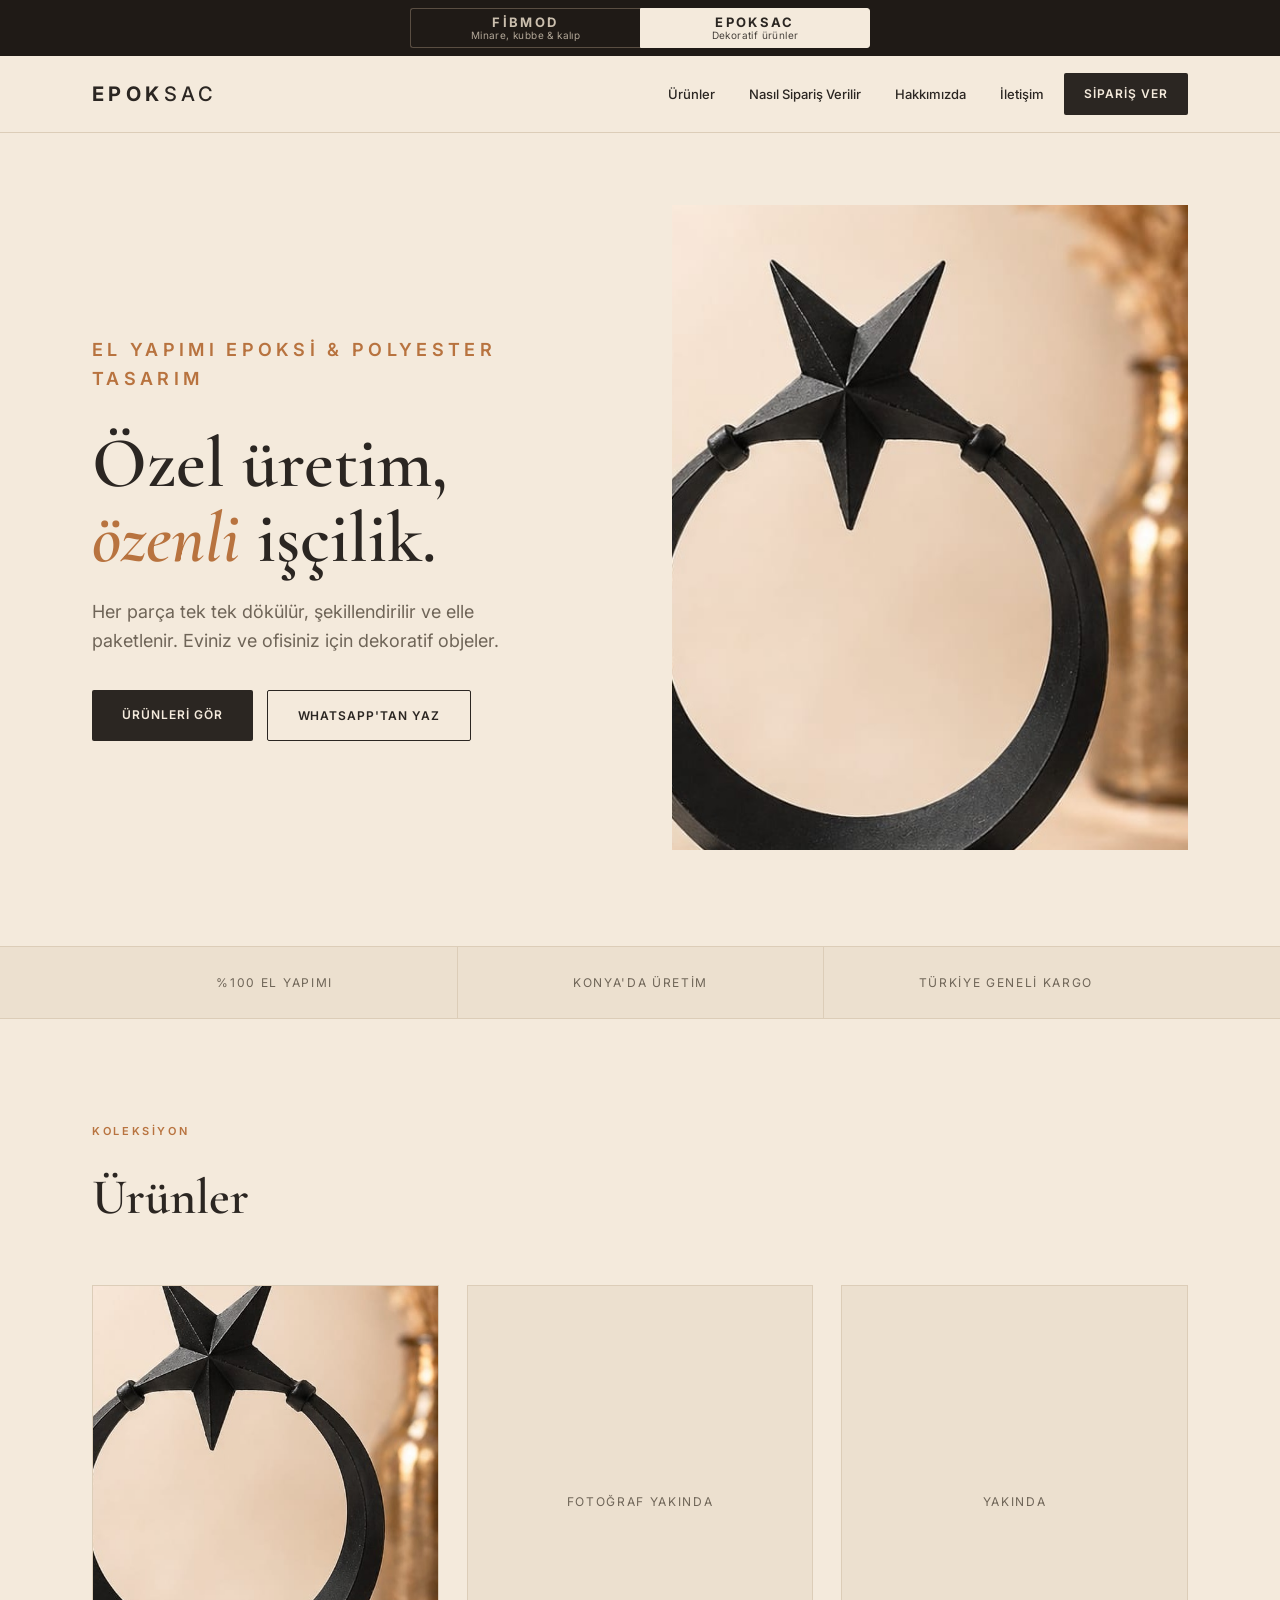
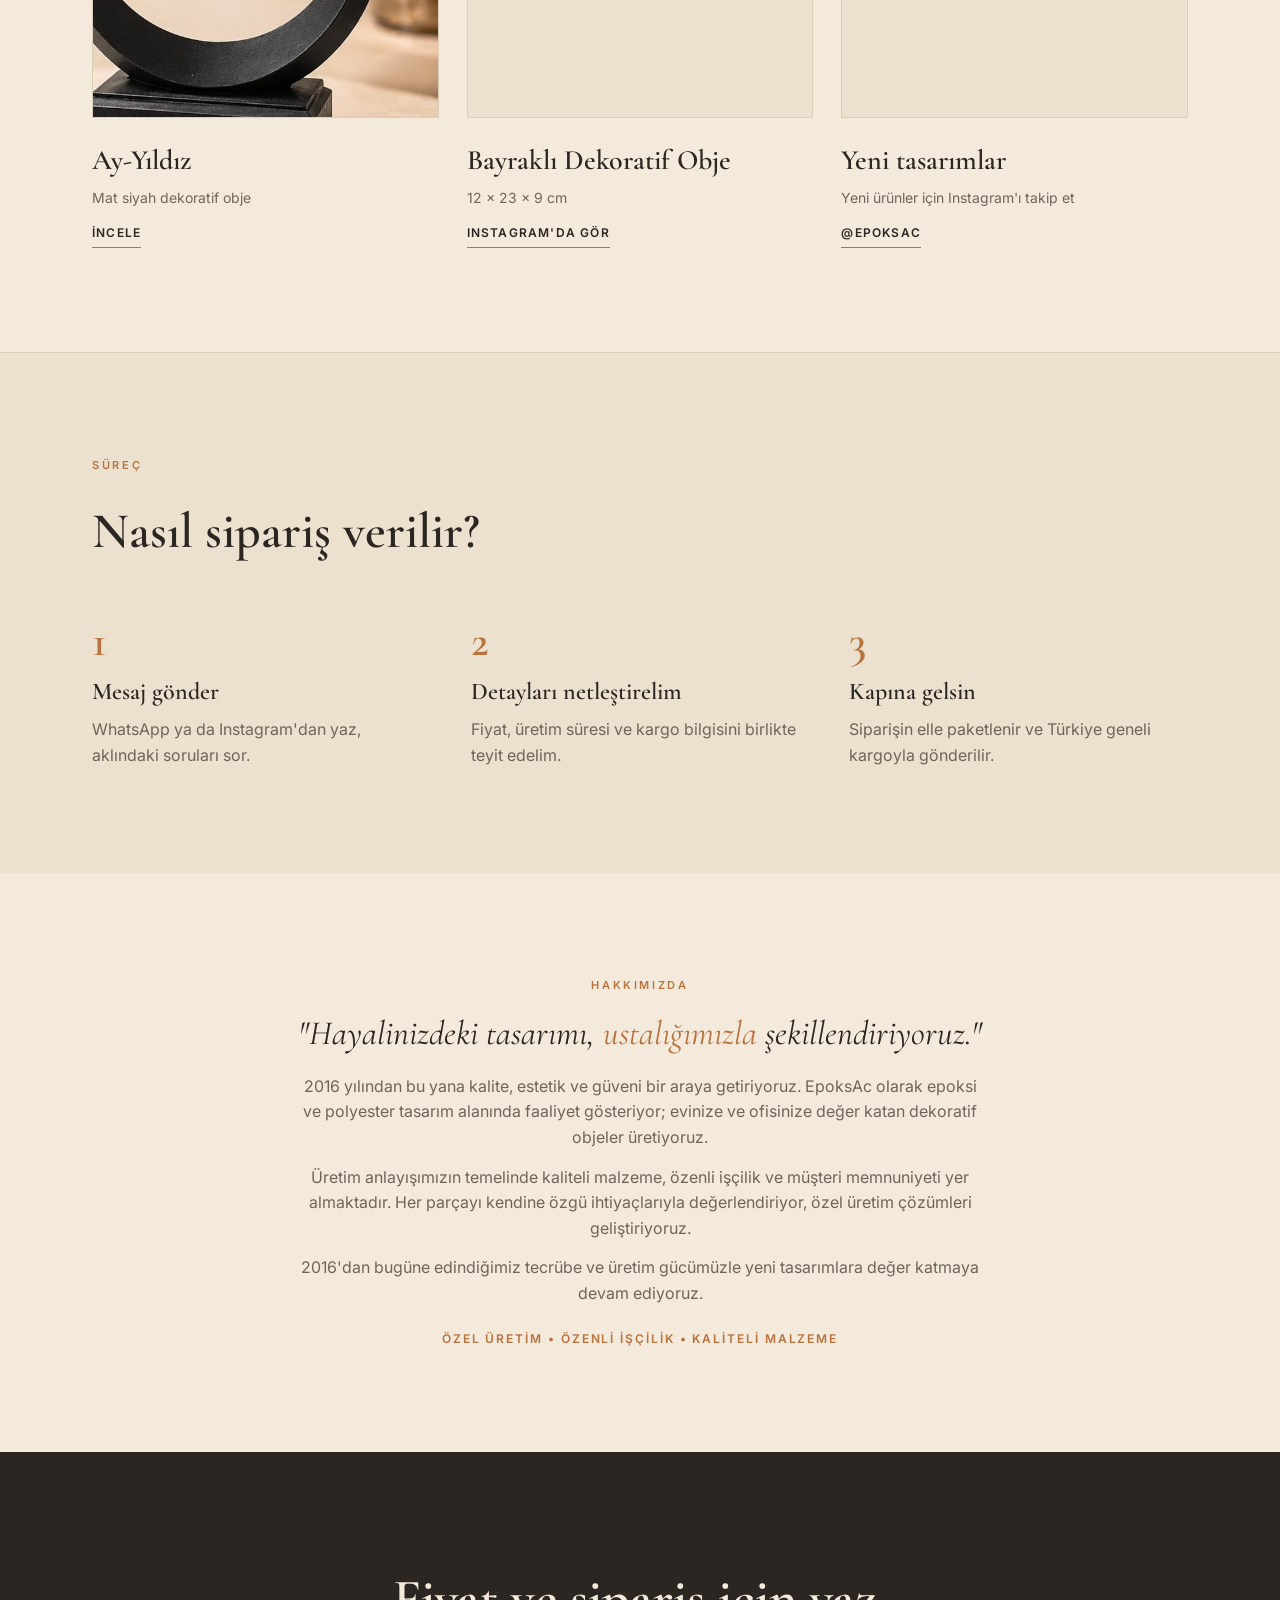
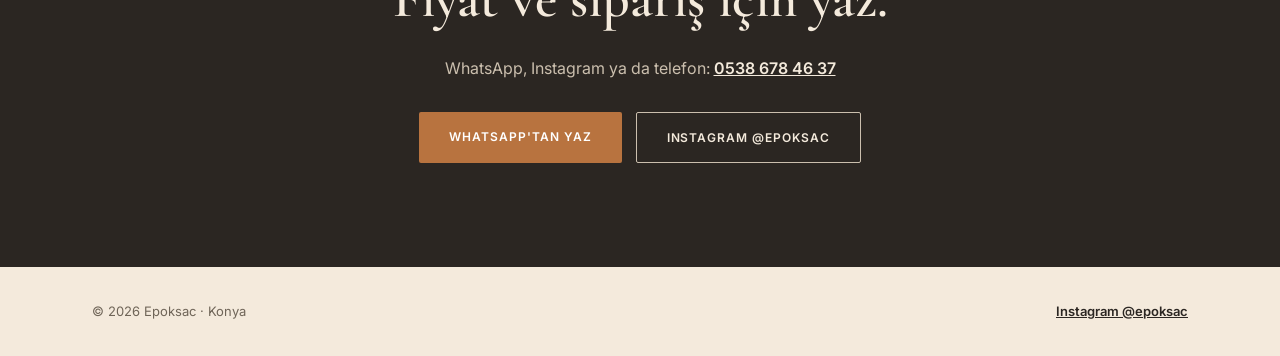
<file: index.html>
<!DOCTYPE html>
<html lang="tr">
<head>
<meta charset="UTF-8">
<meta name="viewport" content="width=device-width, initial-scale=1">
<title>Epoksac | El Yapımı Epoksi & Polyester Dekoratif Objeler</title>
<meta name="description" content="Epoksac — Konya'da el yapımı epoksi ve polyester dekoratif objeler. Özel üretim, özenli işçilik, Türkiye geneli kargo.">
<meta property="og:title" content="Epoksac | El Yapımı Epoksi & Polyester Dekoratif Objeler">
<meta property="og:description" content="Epoksac — Konya'da el yapımı epoksi ve polyester dekoratif objeler. Özel üretim, özenli işçilik, Türkiye geneli kargo.">
<meta property="og:image" content="https://www.epoksac.com.tr/assets/ay-yildiz.jpg">
<meta property="og:type" content="website">
<link rel="preconnect" href="https://fonts.googleapis.com">
<link rel="preconnect" href="https://fonts.gstatic.com" crossorigin>
<link href="https://fonts.googleapis.com/css2?family=Cormorant+Garamond:wght@500;600;700&family=Inter:wght@400;500;600&display=swap" rel="stylesheet">
<link rel="stylesheet" href="epoksac.css?v=8">
</head>
<body>
<div class="sw"><a href="https://fibmod.epoksac.com/"><b>FİBMOD</b><span>Minare, kubbe &amp; kalıp</span></a><a class="on" href="index.html"><b>EPOKSAC</b><span>Dekoratif ürünler</span></a></div>
<header><div class="wrap hd"><a class="logo" href="index.html"><b>EPOK</b>SAC</a>
<nav id="nav"><a href="index.html#urunler">Ürünler</a><a href="index.html#siparis">Nasıl Sipariş Verilir</a><a href="index.html#hakkimizda">Hakkımızda</a><a href="iletisim.html">İletişim</a></nav>
<a class="btn btn-p wa" href="#">Sipariş Ver</a>
<button class="nt" id="nt" aria-label="Menü"><span></span><span></span><span></span></button></div></header>
<main>

<div class="wrap"><div class="hero"><div><p class="eyebrow">El Yapımı Epoksi &amp; Polyester Tasarım</p><h1>Özel üretim, <em>özenli</em> işçilik.</h1><p>Her parça tek tek dökülür, şekillendirilir ve elle paketlenir. Eviniz ve ofisiniz için dekoratif objeler.</p><div class="acts"><a class="btn btn-p" href="#urunler">Ürünleri Gör</a><a class="btn btn-o wa" href="#">WhatsApp'tan Yaz</a></div></div><div class="ph"><img src="assets/ay-yildiz.jpg" style="object-position:50% 35%" alt="Ay-Yıldız dekoratif obje"></div></div></div>
<div class="band"><div class="wrap"><div>%100 el yapımı</div><div>Konya'da üretim</div><div>Türkiye geneli kargo</div></div></div>
<section id="urunler"><div class="wrap"><div class="sh"><p class="eyebrow">Koleksiyon</p><h2>Ürünler</h2></div><div class="grid">
<a class="card" href="ay-yildiz.html"><div class="ph"><img src="assets/ay-yildiz.jpg" alt="Ay-Yıldız dekoratif obje"></div><h3>Ay-Yıldız</h3><p>Mat siyah dekoratif obje</p><span>İncele</span></a>
<a class="card" href="https://instagram.com/epoksac" target="_blank" rel="noopener"><div class="ph">Fotoğraf yakında</div><h3>Bayraklı Dekoratif Obje</h3><p>12 × 23 × 9 cm</p><span>Instagram'da gör</span></a>
<a class="card" href="https://instagram.com/epoksac" target="_blank" rel="noopener"><div class="ph">Yakında</div><h3>Yeni tasarımlar</h3><p>Yeni ürünler için Instagram'ı takip et</p><span>@epoksac</span></a>
</div></div></section>
<section class="alt" id="siparis"><div class="wrap"><div class="sh"><p class="eyebrow">Süreç</p><h2>Nasıl sipariş verilir?</h2></div><div class="steps">
<div><b>1</b><h3>Mesaj gönder</h3><p>WhatsApp ya da Instagram'dan yaz, aklındaki soruları sor.</p></div><div><b>2</b><h3>Detayları netleştirelim</h3><p>Fiyat, üretim süresi ve kargo bilgisini birlikte teyit edelim.</p></div><div><b>3</b><h3>Kapına gelsin</h3><p>Siparişin elle paketlenir ve Türkiye geneli kargoyla gönderilir.</p></div></div></div></section>
<section class="about" id="hakkimizda"><div class="wrap"><p class="eyebrow">Hakkımızda</p><blockquote>"Hayalinizdeki tasarımı, <em>ustalığımızla</em> şekillendiriyoruz."</blockquote><p style="max-width:680px;margin:0 auto 14px">2016 yılından bu yana kalite, estetik ve güveni bir araya getiriyoruz. EpoksAc olarak epoksi ve polyester tasarım alanında faaliyet gösteriyor; evinize ve ofisinize değer katan dekoratif objeler üretiyoruz.</p><p style="max-width:680px;margin:0 auto 14px">Üretim anlayışımızın temelinde kaliteli malzeme, özenli işçilik ve müşteri memnuniyeti yer almaktadır. Her parçayı kendine özgü ihtiyaçlarıyla değerlendiriyor, özel üretim çözümleri geliştiriyoruz.</p><p style="max-width:680px;margin:0 auto 22px">2016'dan bugüne edindiğimiz tecrübe ve üretim gücümüzle yeni tasarımlara değer katmaya devam ediyoruz.</p><p style="font-size:12px;letter-spacing:.16em;text-transform:uppercase;color:var(--acc);font-weight:600">Özel Üretim • Özenli İşçilik • Kaliteli Malzeme</p></div></section>
<section class="cta"><div class="wrap"><h2>Fiyat ve sipariş için yaz.</h2><p>WhatsApp, Instagram ya da telefon: <a class="tel" href="tel:+905386784637">0538 678 46 37</a></p><div class="acts"><a class="btn btn-p wa" href="#">WhatsApp'tan Yaz</a><a class="btn btn-o" href="https://instagram.com/epoksac" target="_blank" rel="noopener">Instagram @epoksac</a></div></div></section>
</main>
<footer><div class="wrap"><span>© <span id="yr"></span> Epoksac · Konya</span><span><a href="https://instagram.com/epoksac" target="_blank" rel="noopener">Instagram @epoksac</a></span></div></footer>
<script src="epoksac.js?v=8"></script>
</body>
</html>
</file>
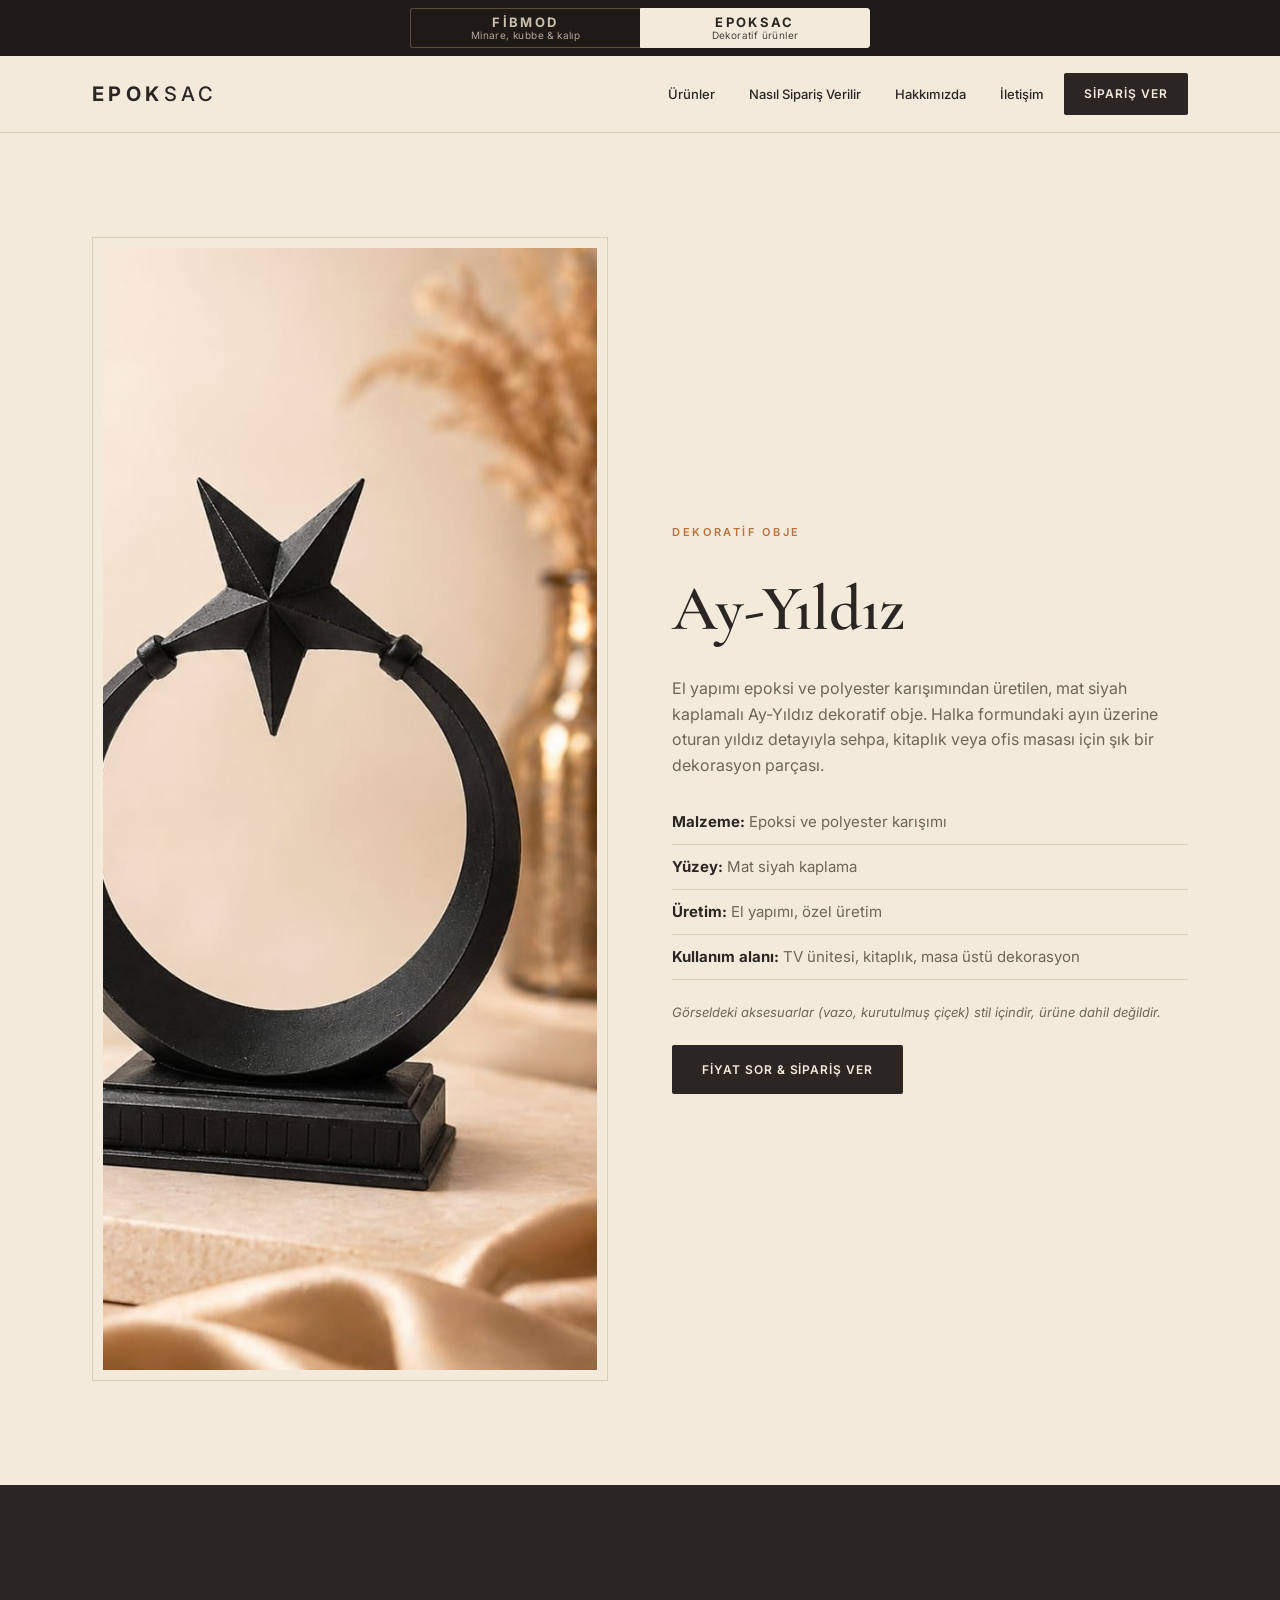
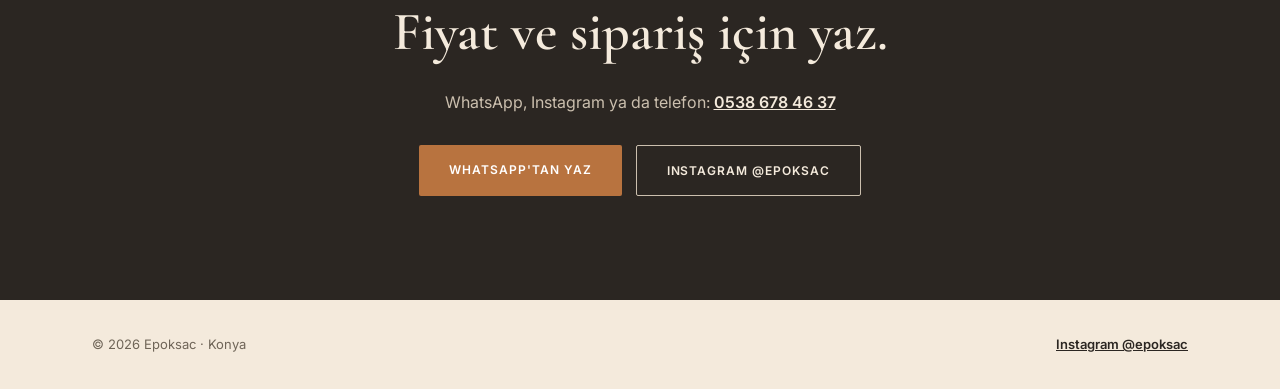
<file: ay-yildiz.html>
<!DOCTYPE html>
<html lang="tr">
<head>
<meta charset="UTF-8">
<meta name="viewport" content="width=device-width, initial-scale=1">
<title>Ay-Yıldız Dekoratif Obje | Epoksac</title>
<meta name="description" content="El yapımı epoksi ve polyester karışımından üretilen, mat siyah kaplamalı Ay-Yıldız dekoratif obje.">
<meta property="og:title" content="Ay-Yıldız Dekoratif Obje | Epoksac">
<meta property="og:description" content="El yapımı epoksi ve polyester karışımından üretilen, mat siyah kaplamalı Ay-Yıldız dekoratif obje.">
<meta property="og:image" content="https://www.epoksac.com.tr/assets/ay-yildiz.jpg">
<meta property="og:type" content="website">
<link rel="preconnect" href="https://fonts.googleapis.com">
<link rel="preconnect" href="https://fonts.gstatic.com" crossorigin>
<link href="https://fonts.googleapis.com/css2?family=Cormorant+Garamond:wght@500;600;700&family=Inter:wght@400;500;600&display=swap" rel="stylesheet">
<link rel="stylesheet" href="epoksac.css?v=8">
</head>
<body>
<div class="sw"><a href="https://fibmod.epoksac.com/"><b>FİBMOD</b><span>Minare, kubbe &amp; kalıp</span></a><a class="on" href="index.html"><b>EPOKSAC</b><span>Dekoratif ürünler</span></a></div>
<header><div class="wrap hd"><a class="logo" href="index.html"><b>EPOK</b>SAC</a>
<nav id="nav"><a href="index.html#urunler">Ürünler</a><a href="index.html#siparis">Nasıl Sipariş Verilir</a><a href="index.html#hakkimizda">Hakkımızda</a><a href="iletisim.html">İletişim</a></nav>
<a class="btn btn-p wa" href="#">Sipariş Ver</a>
<button class="nt" id="nt" aria-label="Menü"><span></span><span></span><span></span></button></div></header>
<main>

<section><div class="wrap prod"><div class="ph"><img src="assets/ay-yildiz.jpg" alt="Ay-Yıldız dekoratif obje, siyah mat epoksi ve polyester"></div>
<div><p class="eyebrow">Dekoratif Obje</p><h1>Ay-Yıldız</h1><p>El yapımı epoksi ve polyester karışımından üretilen, mat siyah kaplamalı Ay-Yıldız dekoratif obje. Halka formundaki ayın üzerine oturan yıldız detayıyla sehpa, kitaplık veya ofis masası için şık bir dekorasyon parçası.</p>
<ul><li><strong>Malzeme:</strong> Epoksi ve polyester karışımı</li><li><strong>Yüzey:</strong> Mat siyah kaplama</li><li><strong>Üretim:</strong> El yapımı, özel üretim</li><li><strong>Kullanım alanı:</strong> TV ünitesi, kitaplık, masa üstü dekorasyon</li></ul>
<p class="note">Görseldeki aksesuarlar (vazo, kurutulmuş çiçek) stil içindir, ürüne dahil değildir.</p>
<a class="btn btn-p wa" data-msg="Merhaba, Ay-Yıldız dekoratif obje hakkında bilgi almak istiyorum." href="#">Fiyat Sor &amp; Sipariş Ver</a></div></div></section>
<section class="cta"><div class="wrap"><h2>Fiyat ve sipariş için yaz.</h2><p>WhatsApp, Instagram ya da telefon: <a class="tel" href="tel:+905386784637">0538 678 46 37</a></p><div class="acts"><a class="btn btn-p wa" href="#">WhatsApp'tan Yaz</a><a class="btn btn-o" href="https://instagram.com/epoksac" target="_blank" rel="noopener">Instagram @epoksac</a></div></div></section>
</main>
<footer><div class="wrap"><span>© <span id="yr"></span> Epoksac · Konya</span><span><a href="https://instagram.com/epoksac" target="_blank" rel="noopener">Instagram @epoksac</a></span></div></footer>
<script src="epoksac.js?v=8"></script>
</body>
</html>
</file>
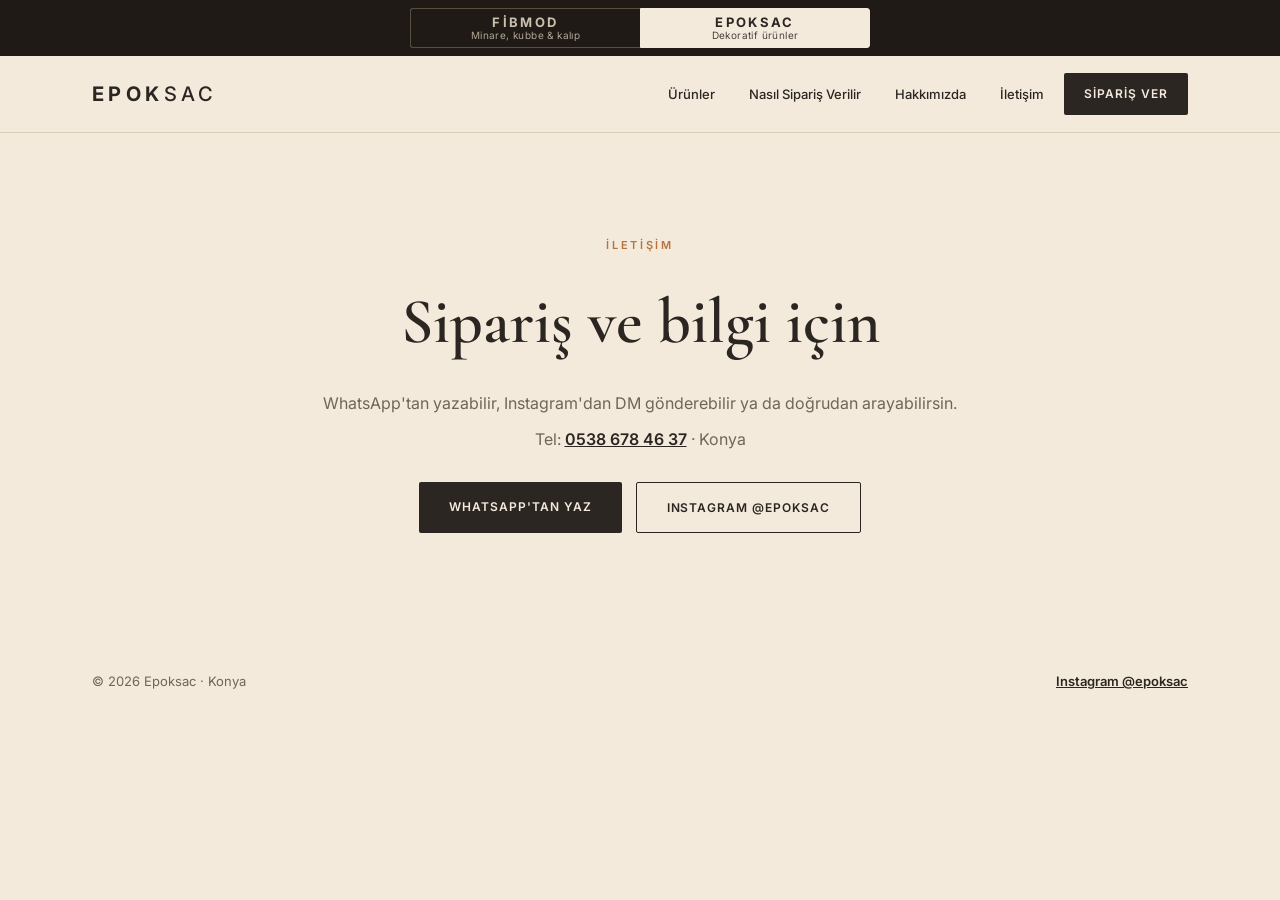
<file: iletisim.html>
<!DOCTYPE html>
<html lang="tr">
<head>
<meta charset="UTF-8">
<meta name="viewport" content="width=device-width, initial-scale=1">
<title>İletişim | Epoksac</title>
<meta name="description" content="Epoksac ile iletişim: WhatsApp, Instagram ve telefon 0538 678 46 37. Konya.">
<meta property="og:title" content="İletişim | Epoksac">
<meta property="og:description" content="Epoksac ile iletişim: WhatsApp, Instagram ve telefon 0538 678 46 37. Konya.">
<meta property="og:image" content="https://www.epoksac.com.tr/assets/ay-yildiz.jpg">
<meta property="og:type" content="website">
<link rel="preconnect" href="https://fonts.googleapis.com">
<link rel="preconnect" href="https://fonts.gstatic.com" crossorigin>
<link href="https://fonts.googleapis.com/css2?family=Cormorant+Garamond:wght@500;600;700&family=Inter:wght@400;500;600&display=swap" rel="stylesheet">
<link rel="stylesheet" href="epoksac.css?v=8">
</head>
<body>
<div class="sw"><a href="https://fibmod.epoksac.com/"><b>FİBMOD</b><span>Minare, kubbe &amp; kalıp</span></a><a class="on" href="index.html"><b>EPOKSAC</b><span>Dekoratif ürünler</span></a></div>
<header><div class="wrap hd"><a class="logo" href="index.html"><b>EPOK</b>SAC</a>
<nav id="nav"><a href="index.html#urunler">Ürünler</a><a href="index.html#siparis">Nasıl Sipariş Verilir</a><a href="index.html#hakkimizda">Hakkımızda</a><a href="iletisim.html">İletişim</a></nav>
<a class="btn btn-p wa" href="#">Sipariş Ver</a>
<button class="nt" id="nt" aria-label="Menü"><span></span><span></span><span></span></button></div></header>
<main>

<section class="about"><div class="wrap"><p class="eyebrow">İletişim</p><h1 style="font-size:clamp(40px,5vw,64px);margin-bottom:18px">Sipariş ve bilgi için</h1><p style="margin-bottom:10px">WhatsApp'tan yazabilir, Instagram'dan DM gönderebilir ya da doğrudan arayabilirsin.</p><p style="margin-bottom:30px">Tel: <a href="tel:+905386784637" style="font-weight:600;color:var(--ink)">0538 678 46 37</a> · Konya</p>
<div class="acts" style="justify-content:center"><a class="btn btn-p wa" href="#">WhatsApp'tan Yaz</a><a class="btn btn-o" href="https://instagram.com/epoksac" target="_blank" rel="noopener">Instagram @epoksac</a></div></div></section>
</main>
<footer><div class="wrap"><span>© <span id="yr"></span> Epoksac · Konya</span><span><a href="https://instagram.com/epoksac" target="_blank" rel="noopener">Instagram @epoksac</a></span></div></footer>
<script src="epoksac.js?v=8"></script>
</body>
</html>
</file>
<file: epoksac.css>
:root{--bg:#f4eadc;--bg2:#ece0cf;--ink:#2b2622;--soft:#6f6558;--acc:#b8733f;--line:#dccdb8;--serif:"Cormorant Garamond",Georgia,serif;--sans:"Inter",-apple-system,"Segoe UI",sans-serif}
*{box-sizing:border-box}html{scroll-behavior:smooth}
.sw{display:flex;justify-content:center;align-items:center;height:56px;background:#1f1a16}.sw a{display:flex;flex-direction:column;align-items:center;justify-content:center;width:min(230px,44vw);height:40px;border:1px solid #5a4e42;color:#cbbfae;text-decoration:none}.sw a:first-child{border-right:none;border-radius:3px 0 0 3px}.sw a:last-child{border-radius:0 3px 3px 0}.sw b{font-size:13px;letter-spacing:.18em;line-height:1.1}.sw span{font-size:10px;letter-spacing:.04em;opacity:.85;line-height:1.2}.sw a.on{background:#f4eadc;border-color:#f4eadc;color:#2b2622}@media(max-width:800px){.sw span{display:none}.sw a{height:36px}}
body{margin:0;background:var(--bg);color:var(--ink);font-family:var(--sans);line-height:1.6;-webkit-font-smoothing:antialiased}
img{display:block;width:100%;height:100%;object-fit:cover}a{color:inherit}.wrap{max-width:1160px;margin:0 auto;padding:0 32px}
h1,h2,h3{font-family:var(--serif);font-weight:600;margin:0}p{margin:0;color:var(--soft)}
.eyebrow{font-size:11px;letter-spacing:.24em;text-transform:uppercase;color:var(--acc);font-weight:600;margin:0 0 16px}
.btn{display:inline-block;padding:15px 30px;font-size:12px;font-weight:600;letter-spacing:.08em;text-transform:uppercase;text-decoration:none;border-radius:2px}
.btn-p{background:var(--ink);color:var(--bg)}.btn-o{border:1px solid var(--ink);color:var(--ink)}.btn:hover{opacity:.88}
header{position:sticky;top:0;z-index:20;background:rgba(244,234,220,.94);backdrop-filter:blur(10px);border-bottom:1px solid var(--line)}
.hd{display:flex;align-items:center;justify-content:space-between;height:76px;gap:20px}
.logo{font-size:20px;letter-spacing:.22em;font-weight:500;color:var(--ink);text-decoration:none}.logo b{font-weight:700}
nav{display:flex;gap:34px;margin-left:auto}nav a{font-size:13px;font-weight:500;text-decoration:none}nav a:hover{color:var(--acc)}
.hd .btn{padding:11px 20px}
.nt{display:none;background:none;border:none;width:36px;height:36px;padding:0;cursor:pointer;flex-direction:column;justify-content:center;gap:6px}.nt span{display:block;height:2px;background:var(--ink)}
.hero{display:grid;grid-template-columns:1fr 1fr;gap:64px;align-items:center;padding:72px 0 96px}
.hero h1{font-size:clamp(44px,5.6vw,76px);line-height:1.04}.hero h1 em{color:var(--acc);font-style:italic}
.hero p{font-size:18px;max-width:440px;margin:22px 0 34px}.acts{display:flex;gap:14px;flex-wrap:wrap}
.hero .ph{aspect-ratio:4/5;overflow:hidden}
.band{background:var(--bg2);border-top:1px solid var(--line);border-bottom:1px solid var(--line)}
.band .wrap{display:grid;grid-template-columns:repeat(3,1fr)}.band .wrap div{padding:26px 0;text-align:center;font-size:12px;letter-spacing:.14em;text-transform:uppercase;color:var(--soft);border-left:1px solid var(--line)}.band .wrap div:first-child{border:none}
section{padding:104px 0}section.alt{background:var(--bg2);border-top:1px solid var(--line)}
.sh{margin-bottom:48px}.sh h2{font-size:clamp(32px,4vw,50px)}
.grid{display:grid;grid-template-columns:repeat(3,1fr);gap:28px}
.card{text-decoration:none;display:block}
.card .ph{aspect-ratio:4/5;overflow:hidden;background:var(--bg2);display:flex;align-items:center;justify-content:center;color:var(--soft);font-size:12px;letter-spacing:.14em;text-transform:uppercase;text-align:center;border:1px solid var(--line)}
.card .ph img{transition:transform .6s ease}.card:hover .ph img{transform:scale(1.04)}
.card h3{font-size:28px;margin:20px 0 4px}.card p{font-size:14px}
.card span{display:inline-block;margin-top:14px;font-size:12px;font-weight:600;letter-spacing:.1em;text-transform:uppercase;border-bottom:1px solid var(--acc);padding-bottom:5px}
.steps{display:grid;grid-template-columns:repeat(3,1fr);gap:40px}.steps b{font-family:var(--serif);font-size:44px;color:var(--acc);font-weight:600;line-height:1}.steps h3{font-size:24px;margin:10px 0 6px}
.about{text-align:center}.about blockquote{font-family:var(--serif);font-style:italic;font-size:clamp(24px,3.2vw,34px);line-height:1.4;max-width:760px;margin:0 auto 16px}.about em{color:var(--acc)}
.prod{display:grid;grid-template-columns:1fr 1fr;gap:64px;align-items:center}.prod .ph{border:1px solid var(--line);padding:10px}.prod h1{font-size:clamp(40px,5vw,64px);margin-bottom:16px}
.prod ul{list-style:none;padding:0;margin:22px 0}.prod li{padding:10px 0;border-bottom:1px solid var(--line);color:var(--soft);font-size:15px}.prod li strong{color:var(--ink)}
.note{font-size:13px;font-style:italic;margin-bottom:22px}
.cta{background:var(--ink);color:var(--bg);text-align:center}.cta h2{font-size:clamp(32px,4.4vw,54px);margin-bottom:14px}.cta p{color:#cbbfae;margin-bottom:30px}.cta .acts{justify-content:center}.cta .btn-p{background:var(--acc);color:#fff}.cta .btn-o{border-color:#cbbfae;color:var(--bg)}
.cta a.tel{color:var(--bg);font-weight:600}
footer{padding:34px 0;font-size:13px;color:var(--soft)}footer .wrap{display:flex;justify-content:space-between;flex-wrap:wrap;gap:12px}footer a{color:var(--ink);font-weight:600}
@media(max-width:800px){nav{display:none;position:absolute;top:100%;left:0;right:0;background:var(--bg);border-bottom:1px solid var(--line);flex-direction:column;gap:16px;padding:20px 24px}nav.open{display:flex}.nt{display:flex}
.wrap{padding:0 20px}.hero,.prod{grid-template-columns:1fr;gap:32px}.hero{padding:40px 0 64px}.grid,.steps{grid-template-columns:1fr}.band .wrap{grid-template-columns:1fr}.band .wrap div{border-left:none;border-top:1px solid var(--line);padding:16px 0}.band .wrap div:first-child{border-top:none}section{padding:64px 0}.hd .btn{padding:9px 14px;font-size:11px}}
</file>
